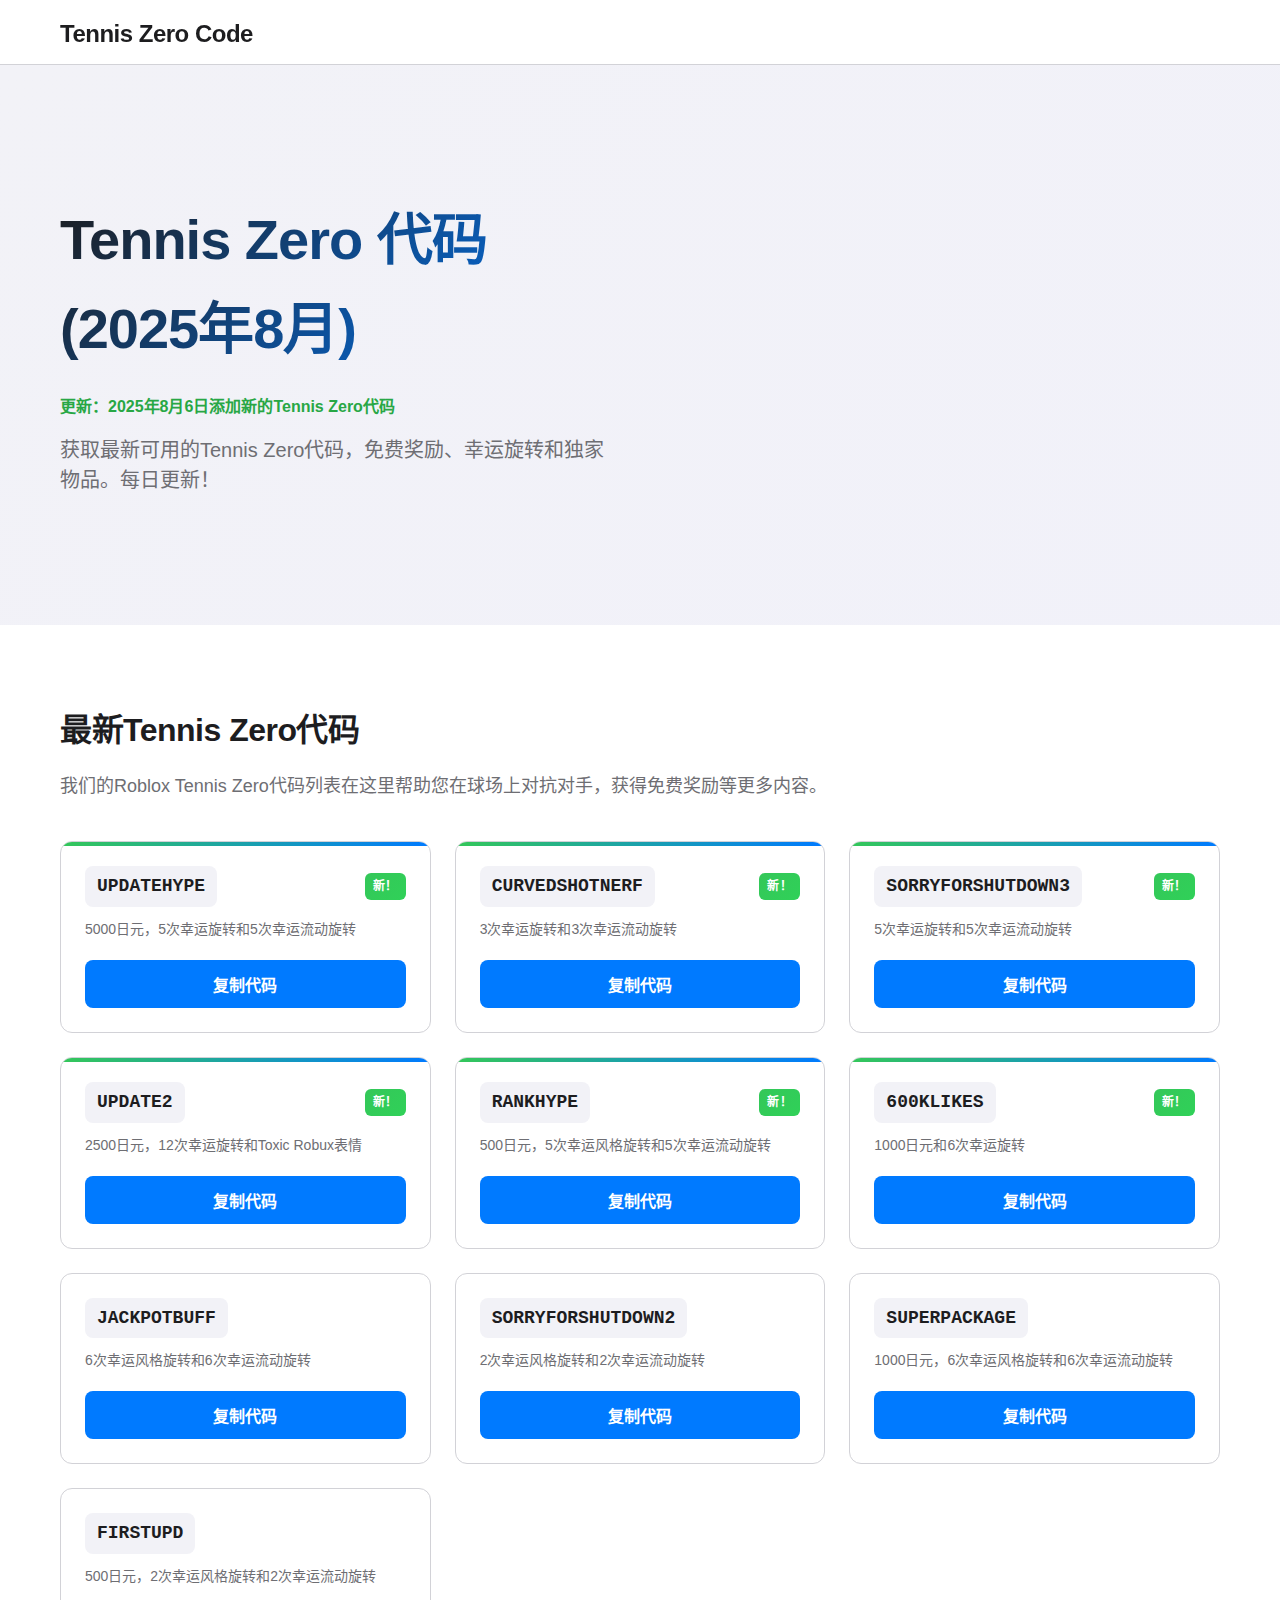
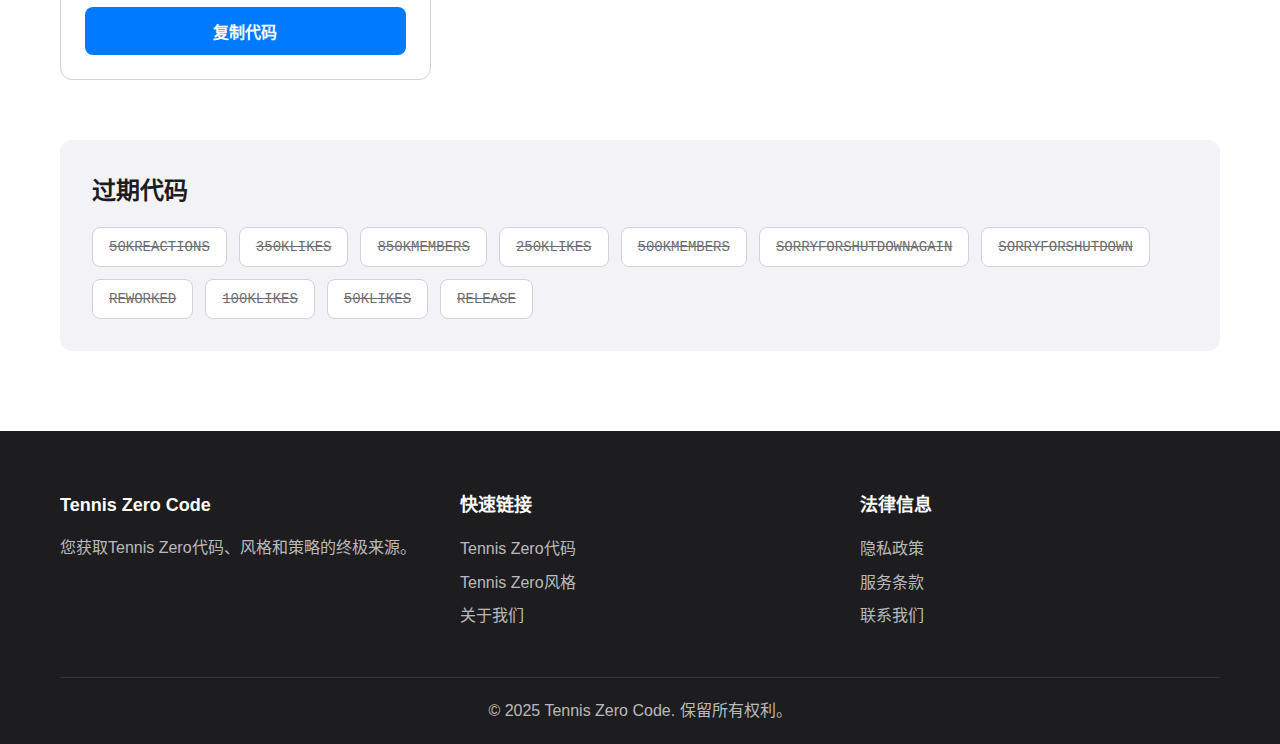
<file: index_backup.html>
<!DOCTYPE html>
<html lang="zh-CN">
<head>
    <meta charset="UTF-8">
    <meta name="viewport" content="width=device-width, initial-scale=1.0">
    <title>Tennis Zero 代码 (2025年8月) - 最新可用代码</title>
    <meta name="description" content="获取2025年8月最新的Tennis Zero代码！免费幸运旋转、日元和球拍包。每日更新可用的Roblox Tennis Zero代码。">
    
    <!-- Google Ads -->
    <script async src="https://pagead2.googlesyndication.com/pagead/js/adsbygoogle.js?client=ca-pub-3505102607552097"
     crossorigin="anonymous"></script>
    
    <link rel="stylesheet" href="styles.css">
</head>
<body>
    <!-- Header -->
    <header class="header">
        <nav class="nav-container">
            <div class="logo">
                <h1><a href="/">Tennis Zero Code</a></h1>
            </div>
        </nav>
    </header>

    <!-- Main Content -->
    <main class="main-content">
        <!-- Hero Section -->
        <section class="hero">
            <div class="container">
                <div class="hero-content">
                    <div class="hero-text">
                        <h1 class="hero-title">Tennis Zero 代码 (2025年8月)</h1>
                        <p class="update-notice" style="color: #28a745; font-weight: 600; margin-bottom: 16px;">更新：2025年8月6日添加新的Tennis Zero代码</p>
                        <p class="hero-description">获取最新可用的Tennis Zero代码，免费奖励、幸运旋转和独家物品。每日更新！</p>
                    </div>
                </div>
            </div>
        </section>

        <!-- Latest Codes Section -->
        <section class="codes-section">
            <div class="container">
                <h2 class="section-title">最新Tennis Zero代码</h2>
                <p class="section-description">我们的Roblox Tennis Zero代码列表在这里帮助您在球场上对抗对手，获得免费奖励等更多内容。</p>
                
                <div class="codes-grid">
                    <div class="code-card new">
                        <div class="code-header">
                            <span class="code-name">UPDATEHYPE</span>
                            <span class="new-badge">新！</span>
                        </div>
                        <div class="code-rewards">5000日元，5次幸运旋转和5次幸运流动旋转</div>
                        <button class="copy-btn" onclick="copyCode('UPDATEHYPE')">复制代码</button>
                    </div>

                    <div class="code-card new">
                        <div class="code-header">
                            <span class="code-name">CURVEDSHOTNERF</span>
                            <span class="new-badge">新！</span>
                        </div>
                        <div class="code-rewards">3次幸运旋转和3次幸运流动旋转</div>
                        <button class="copy-btn" onclick="copyCode('CURVEDSHOTNERF')">复制代码</button>
                    </div>

                    <div class="code-card new">
                        <div class="code-header">
                            <span class="code-name">SORRYFORSHUTDOWN3</span>
                            <span class="new-badge">新！</span>
                        </div>
                        <div class="code-rewards">5次幸运旋转和5次幸运流动旋转</div>
                        <button class="copy-btn" onclick="copyCode('SORRYFORSHUTDOWN3')">复制代码</button>
                    </div>

                    <div class="code-card new">
                        <div class="code-header">
                            <span class="code-name">UPDATE2</span>
                            <span class="new-badge">新！</span>
                        </div>
                        <div class="code-rewards">2500日元，12次幸运旋转和Toxic Robux表情</div>
                        <button class="copy-btn" onclick="copyCode('UPDATE2')">复制代码</button>
                    </div>

                    <div class="code-card new">
                        <div class="code-header">
                            <span class="code-name">RANKHYPE</span>
                            <span class="new-badge">新！</span>
                        </div>
                        <div class="code-rewards">500日元，5次幸运风格旋转和5次幸运流动旋转</div>
                        <button class="copy-btn" onclick="copyCode('RANKHYPE')">复制代码</button>
                    </div>

                    <div class="code-card new">
                        <div class="code-header">
                            <span class="code-name">600KLIKES</span>
                            <span class="new-badge">新！</span>
                        </div>
                        <div class="code-rewards">1000日元和6次幸运旋转</div>
                        <button class="copy-btn" onclick="copyCode('600KLIKES')">复制代码</button>
                    </div>

                    <div class="code-card">
                        <div class="code-header">
                            <span class="code-name">JACKPOTBUFF</span>
                        </div>
                        <div class="code-rewards">6次幸运风格旋转和6次幸运流动旋转</div>
                        <button class="copy-btn" onclick="copyCode('JACKPOTBUFF')">复制代码</button>
                    </div>

                    <div class="code-card">
                        <div class="code-header">
                            <span class="code-name">SORRYFORSHUTDOWN2</span>
                        </div>
                        <div class="code-rewards">2次幸运风格旋转和2次幸运流动旋转</div>
                        <button class="copy-btn" onclick="copyCode('SORRYFORSHUTDOWN2')">复制代码</button>
                    </div>

                    <div class="code-card">
                        <div class="code-header">
                            <span class="code-name">SUPERPACKAGE</span>
                        </div>
                        <div class="code-rewards">1000日元，6次幸运风格旋转和6次幸运流动旋转</div>
                        <button class="copy-btn" onclick="copyCode('SUPERPACKAGE')">复制代码</button>
                    </div>

                    <div class="code-card">
                        <div class="code-header">
                            <span class="code-name">FIRSTUPD</span>
                        </div>
                        <div class="code-rewards">500日元，2次幸运风格旋转和2次幸运流动旋转</div>
                        <button class="copy-btn" onclick="copyCode('FIRSTUPD')">复制代码</button>
                    </div>
                </div>

                <div class="expired-codes">
                    <h3>过期代码</h3>
                    <div class="expired-list">
                        <span class="expired-code">50KREACTIONS</span>
                        <span class="expired-code">350KLIKES</span>
                        <span class="expired-code">850KMEMBERS</span>
                        <span class="expired-code">250KLIKES</span>
                        <span class="expired-code">500KMEMBERS</span>
                        <span class="expired-code">SORRYFORSHUTDOWNAGAIN</span>
                        <span class="expired-code">SORRYFORSHUTDOWN</span>
                        <span class="expired-code">REWORKED</span>
                        <span class="expired-code">100KLIKES</span>
                        <span class="expired-code">50KLIKES</span>
                        <span class="expired-code">RELEASE</span>
                    </div>
                </div>
            </div>
        </section>
    </main>

    <!-- Footer -->
    <footer class="footer">
        <div class="container">
            <div class="footer-content">
                <div class="footer-section">
                    <h4>Tennis Zero Code</h4>
                    <p>您获取Tennis Zero代码、风格和策略的终极来源。</p>
                </div>
                <div class="footer-section">
                    <h4>快速链接</h4>
                    <ul>
                        <li><a href="/">Tennis Zero代码</a></li>
                        <li><a href="/styles.html">Tennis Zero风格</a></li>
                        <li><a href="/about.html">关于我们</a></li>
                    </ul>
                </div>
                <div class="footer-section">
                    <h4>法律信息</h4>
                    <ul>
                        <li><a href="/privacy-policy.html">隐私政策</a></li>
                        <li><a href="/terms-of-service.html">服务条款</a></li>
                        <li><a href="/contact.html">联系我们</a></li>
                    </ul>
                </div>
            </div>
            <div class="footer-bottom">
                <p>&copy; 2025 Tennis Zero Code. 保留所有权利。</p>
            </div>
        </div>
    </footer>

    <!-- Toast Notification -->
    <div id="toast" class="toast">代码已复制到剪贴板！</div>

    <script>
        // Copy code function
        function copyCode(code) {
            navigator.clipboard.writeText(code).then(() => {
                showToast();
            });
        }

        // Show toast notification
        function showToast() {
            const toast = document.getElementById('toast');
            toast.classList.add('show');
            setTimeout(() => {
                toast.classList.remove('show');
            }, 3000);
        }
    </script>
</body>
</html>
</file>
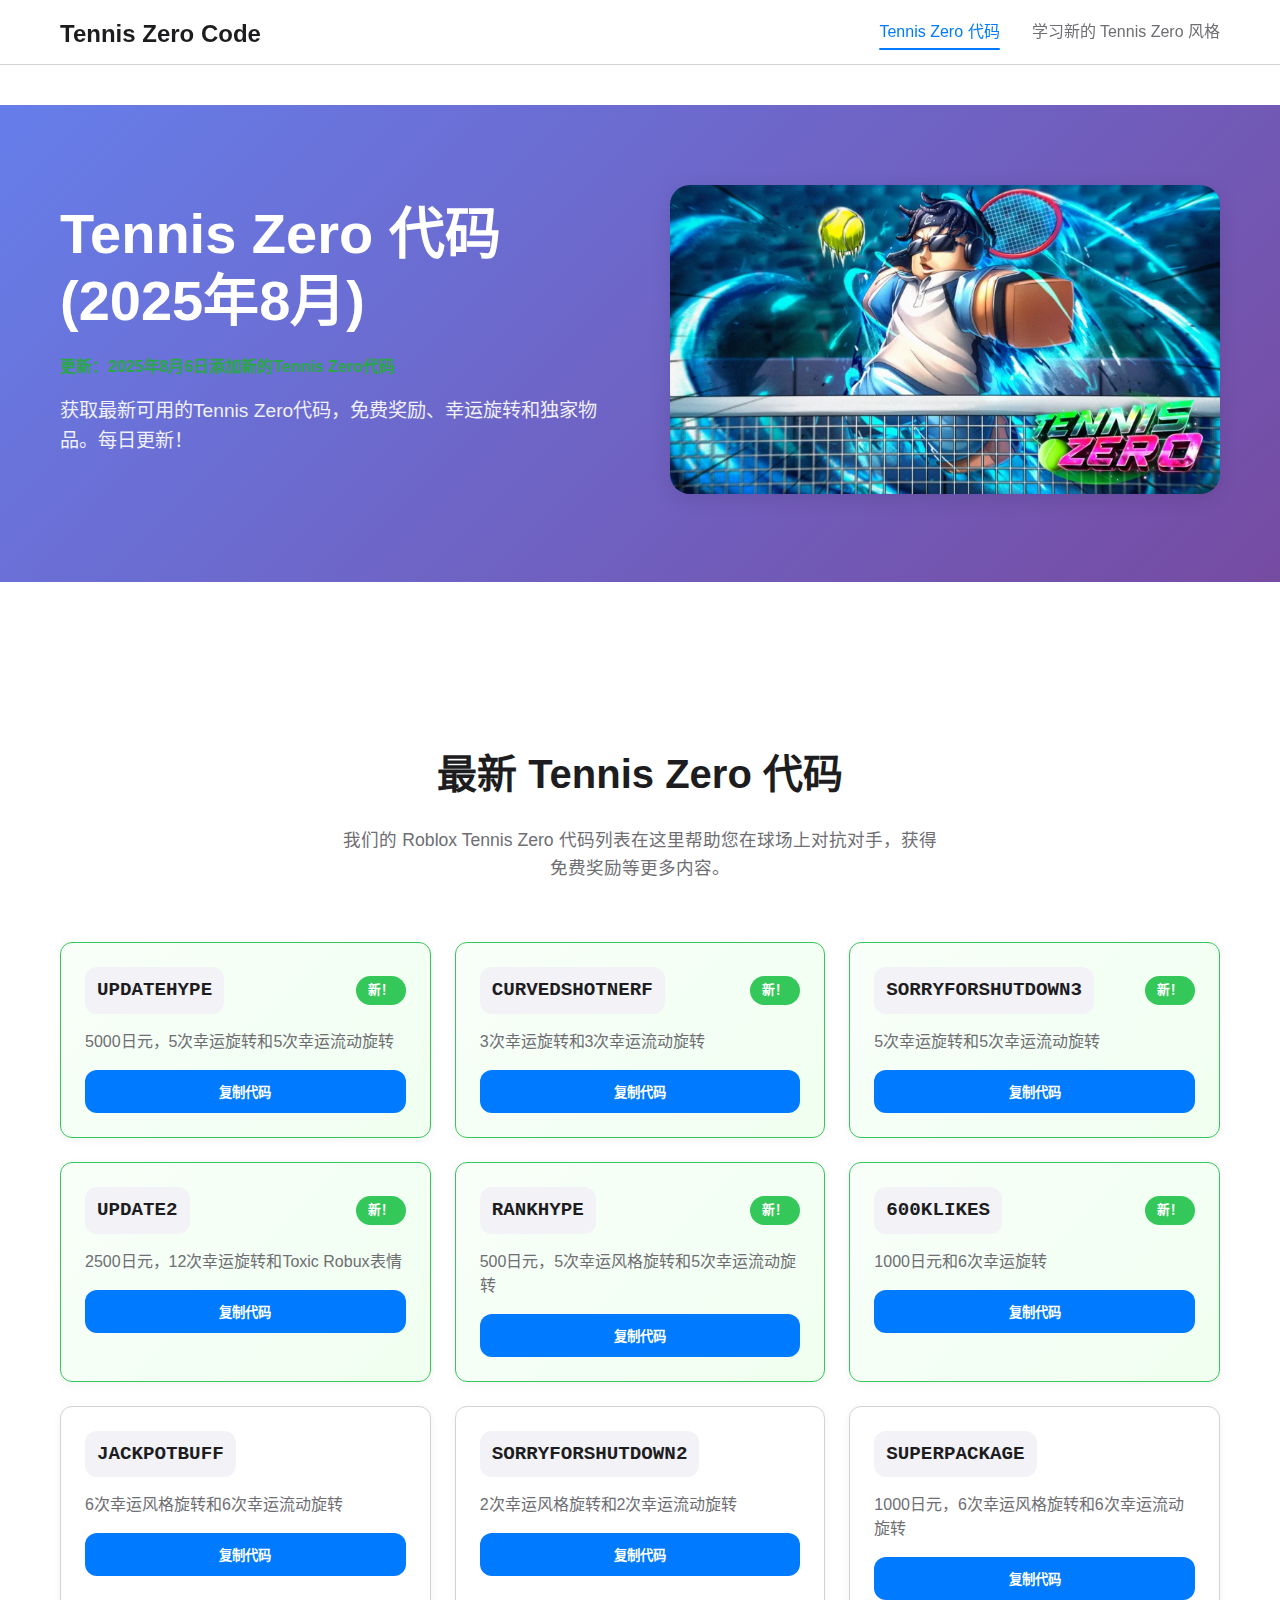
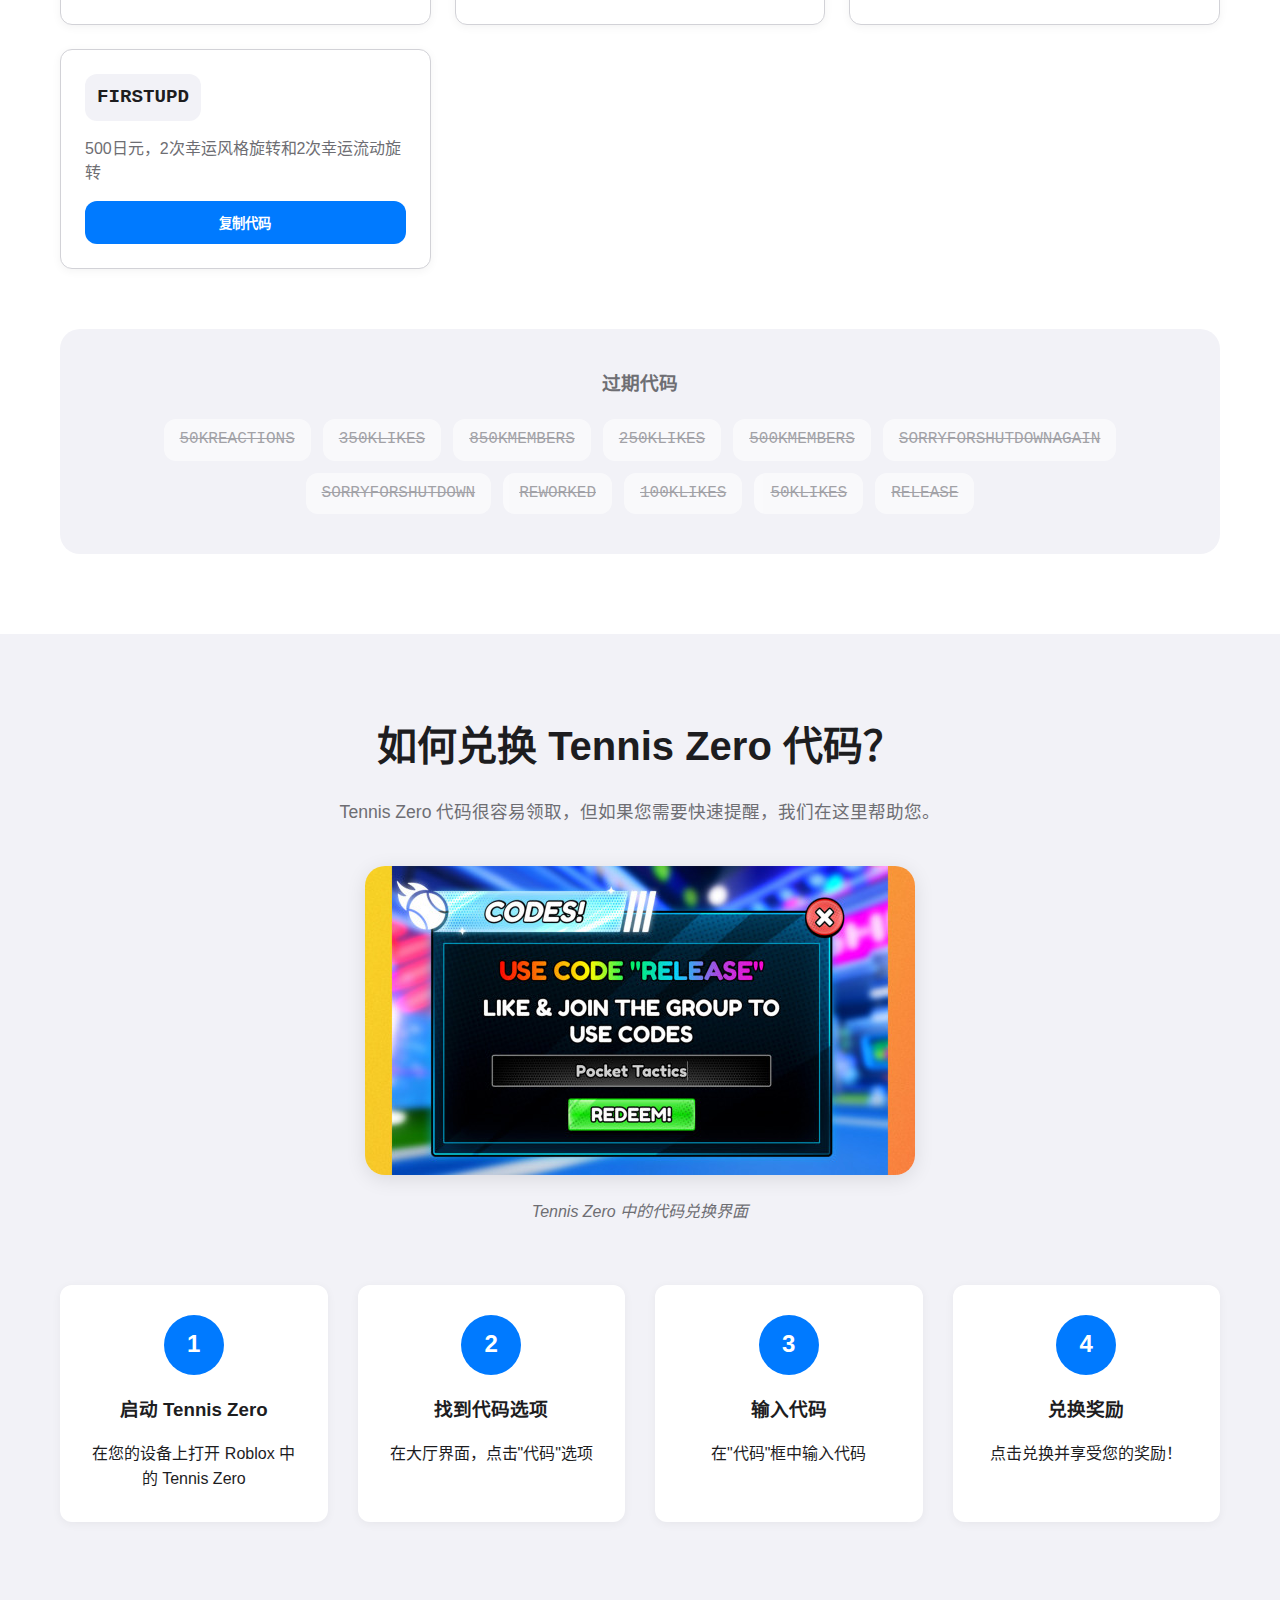
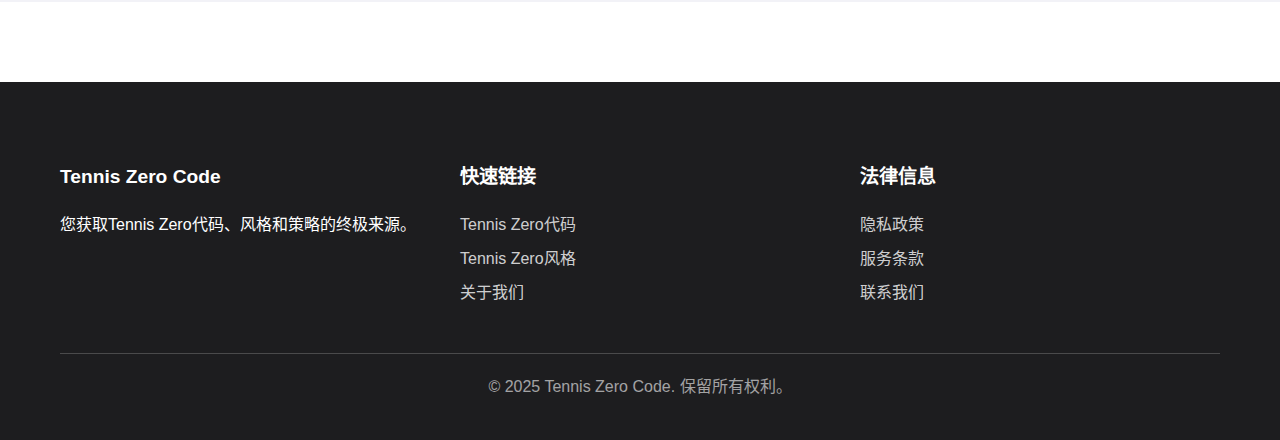
<file: index_final.html>
<!DOCTYPE html>
<html lang="zh-CN">
<head>
    <meta charset="UTF-8">
    <meta name="viewport" content="width=device-width, initial-scale=1.0">
    <title>Tennis Zero 代码 (2025年8月) - 最新可用代码和奖励</title>
    <meta name="description" content="获取2025年8月最新的Tennis Zero代码！免费幸运旋转、日元和球拍包。每日更新可用的Roblox Tennis Zero代码。">
    
    <!-- Google Ads -->
    <script async src="https://pagead2.googlesyndication.com/pagead/js/adsbygoogle.js?client=ca-pub-3505102607552097" crossorigin="anonymous"></script>
    
    <style>
        * { margin: 0; padding: 0; box-sizing: border-box; }
        
        :root {
            --primary-color: #007AFF;
            --secondary-color: #5856D6;
            --success-color: #34C759;
            --warning-color: #FF9500;
            --error-color: #FF3B30;
            --background-color: #FFFFFF;
            --surface-color: #F2F2F7;
            --text-primary: #1D1D1F;
            --text-secondary: #6E6E73;
            --border-color: #D2D2D7;
            --shadow-light: 0 2px 10px rgba(0, 0, 0, 0.05);
            --shadow-medium: 0 4px 20px rgba(0, 0, 0, 0.1);
            --border-radius: 12px;
            --border-radius-large: 20px;
            --transition: all 0.3s cubic-bezier(0.25, 0.46, 0.45, 0.94);
        }

        body {
            font-family: -apple-system, BlinkMacSystemFont, 'Segoe UI', 'Roboto', 'Helvetica', 'Arial', sans-serif;
            line-height: 1.6;
            color: var(--text-primary);
            background-color: var(--background-color);
            font-size: 16px;
        }

        .container {
            max-width: 1200px;
            margin: 0 auto;
            padding: 0 20px;
        }

        /* Header */
        .header {
            background-color: rgba(255, 255, 255, 0.95);
            backdrop-filter: blur(20px);
            border-bottom: 1px solid var(--border-color);
            position: sticky;
            top: 0;
            z-index: 1000;
        }

        .nav-container {
            max-width: 1200px;
            margin: 0 auto;
            padding: 0 20px;
            display: flex;
            justify-content: space-between;
            align-items: center;
            height: 64px;
        }

        .logo h1 a {
            text-decoration: none;
            color: var(--text-primary);
            font-size: 24px;
            font-weight: 600;
        }

        .nav-list {
            display: flex;
            list-style: none;
            gap: 32px;
        }

        .nav-link {
            text-decoration: none;
            color: var(--text-secondary);
            font-weight: 500;
            font-size: 16px;
            transition: var(--transition);
            padding: 8px 0;
            position: relative;
        }

        .nav-link:hover, .nav-link.active {
            color: var(--primary-color);
        }

        .nav-link.active::after {
            content: '';
            position: absolute;
            bottom: -2px;
            left: 0;
            width: 100%;
            height: 2px;
            background-color: var(--primary-color);
            border-radius: 1px;
        }

        /* Main Content */
        .main-content {
            padding-top: 40px;
        }

        /* Hero Section */
        .hero {
            padding: 80px 0;
            background: linear-gradient(135deg, #667eea 0%, #764ba2 100%);
            color: white;
            margin-bottom: 80px;
        }

        .hero-content {
            display: grid;
            grid-template-columns: 1fr 1fr;
            gap: 60px;
            align-items: center;
        }

        .hero-title {
            font-size: 3.5rem;
            font-weight: 700;
            margin-bottom: 20px;
            line-height: 1.2;
        }

        .hero-description {
            font-size: 1.2rem;
            opacity: 0.9;
            margin-bottom: 30px;
        }

        .hero-image img {
            width: 100%;
            border-radius: var(--border-radius-large);
            box-shadow: var(--shadow-medium);
        }

        /* Codes Section */
        .codes-section {
            padding: 80px 0;
        }

        .section-title {
            font-size: 2.5rem;
            font-weight: 700;
            text-align: center;
            margin-bottom: 20px;
            color: var(--text-primary);
        }

        .section-description {
            text-align: center;
            font-size: 1.1rem;
            color: var(--text-secondary);
            margin-bottom: 60px;
            max-width: 600px;
            margin-left: auto;
            margin-right: auto;
        }

        .codes-grid {
            display: grid;
            grid-template-columns: repeat(auto-fit, minmax(320px, 1fr));
            gap: 24px;
            margin-bottom: 60px;
        }

        .code-card {
            background: white;
            border-radius: var(--border-radius);
            padding: 24px;
            box-shadow: var(--shadow-light);
            transition: var(--transition);
            border: 1px solid var(--border-color);
        }

        .code-card:hover {
            transform: translateY(-4px);
            box-shadow: var(--shadow-medium);
        }

        .code-card.new {
            border-color: var(--success-color);
            background: linear-gradient(135deg, #f8fff9 0%, #f0fff0 100%);
        }

        .code-header {
            display: flex;
            justify-content: space-between;
            align-items: center;
            margin-bottom: 16px;
        }

        .code-name {
            font-size: 1.2rem;
            font-weight: 700;
            color: var(--text-primary);
            font-family: 'Monaco', 'Courier New', monospace;
            background: var(--surface-color);
            padding: 8px 12px;
            border-radius: var(--border-radius);
        }

        .new-badge {
            background: var(--success-color);
            color: white;
            padding: 4px 12px;
            border-radius: 20px;
            font-size: 0.8rem;
            font-weight: 600;
        }

        .code-rewards {
            color: var(--text-secondary);
            margin-bottom: 16px;
            line-height: 1.5;
        }

        .copy-btn {
            background: var(--primary-color);
            color: white;
            border: none;
            padding: 12px 24px;
            border-radius: var(--border-radius);
            font-weight: 600;
            cursor: pointer;
            transition: var(--transition);
            width: 100%;
        }

        .copy-btn:hover {
            background: var(--secondary-color);
            transform: translateY(-2px);
        }

        /* Expired Codes */
        .expired-codes {
            background: var(--surface-color);
            padding: 40px;
            border-radius: var(--border-radius-large);
            margin-top: 60px;
        }

        .expired-codes h3 {
            text-align: center;
            margin-bottom: 20px;
            color: var(--text-secondary);
        }

        .expired-list {
            display: flex;
            flex-wrap: wrap;
            gap: 12px;
            justify-content: center;
        }

        .expired-code {
            background: white;
            padding: 8px 16px;
            border-radius: var(--border-radius);
            color: var(--text-secondary);
            font-family: 'Monaco', 'Courier New', monospace;
            opacity: 0.6;
            text-decoration: line-through;
        }

        /* Steps Section */
        .how-to-section {
            padding: 80px 0;
            background: var(--surface-color);
        }

        .redeem-visual {
            text-align: center;
            margin: 40px 0;
        }

        .redeem-visual img {
            max-width: 100%;
            border-radius: var(--border-radius-large);
            box-shadow: var(--shadow-medium);
        }

        .image-caption {
            margin-top: 16px;
            color: var(--text-secondary);
            font-style: italic;
        }

        .steps-grid {
            display: grid;
            grid-template-columns: repeat(auto-fit, minmax(250px, 1fr));
            gap: 30px;
            margin-top: 60px;
        }

        .step-card {
            background: white;
            padding: 30px;
            border-radius: var(--border-radius);
            text-align: center;
            box-shadow: var(--shadow-light);
        }

        .step-number {
            width: 60px;
            height: 60px;
            background: var(--primary-color);
            color: white;
            border-radius: 50%;
            display: flex;
            align-items: center;
            justify-content: center;
            font-size: 1.5rem;
            font-weight: 700;
            margin: 0 auto 20px;
        }

        .step-card h3 {
            margin-bottom: 16px;
            color: var(--text-primary);
        }

        /* Footer */
        .footer {
            background: var(--text-primary);
            color: white;
            padding: 80px 0 40px;
            margin-top: 80px;
        }

        .footer-content {
            display: grid;
            grid-template-columns: repeat(auto-fit, minmax(250px, 1fr));
            gap: 40px;
            margin-bottom: 40px;
        }

        .footer-section h4 {
            margin-bottom: 20px;
            font-size: 1.2rem;
        }

        .footer-section ul {
            list-style: none;
        }

        .footer-section ul li {
            margin-bottom: 8px;
        }

        .footer-section ul li a {
            color: rgba(255, 255, 255, 0.8);
            text-decoration: none;
            transition: var(--transition);
        }

        .footer-section ul li a:hover {
            color: white;
        }

        .footer-bottom {
            border-top: 1px solid rgba(255, 255, 255, 0.2);
            padding-top: 20px;
            text-align: center;
            color: rgba(255, 255, 255, 0.6);
        }

        /* Toast */
        .toast {
            position: fixed;
            bottom: 20px;
            right: 20px;
            background: var(--success-color);
            color: white;
            padding: 16px 24px;
            border-radius: var(--border-radius);
            font-weight: 600;
            opacity: 0;
            transform: translateY(50px);
            transition: var(--transition);
            z-index: 10000;
            box-shadow: var(--shadow-medium);
        }

        .toast.show {
            opacity: 1;
            transform: translateY(0);
        }

        /* Mobile Responsive */
        @media (max-width: 768px) {
            .hero-content {
                grid-template-columns: 1fr;
                gap: 40px;
            }
            
            .hero-title {
                font-size: 2.5rem;
            }
            
            .codes-grid {
                grid-template-columns: 1fr;
            }
            
            .nav-list {
                display: none;
            }
        }
    </style>
</head>
<body>
    <!-- Header -->
    <header class="header">
        <nav class="nav-container">
            <div class="logo">
                <h1><a href="/">Tennis Zero Code</a></h1>
            </div>
            <div class="nav-menu">
                <ul class="nav-list">
                    <li><a href="/" class="nav-link active">Tennis Zero 代码</a></li>
                    <li><a href="/styles.html" class="nav-link">学习新的 Tennis Zero 风格</a></li>
                </ul>
            </div>
        </nav>
    </header>

    <!-- Main Content -->
    <main class="main-content">
        <!-- Hero Section -->
        <section class="hero">
            <div class="container">
                <div class="hero-content">
                    <div class="hero-text">
                        <h1 class="hero-title">Tennis Zero 代码 (2025年8月)</h1>
                        <p style="color: #28a745; font-weight: 600; margin-bottom: 16px;">更新：2025年8月6日添加新的Tennis Zero代码</p>
                        <p class="hero-description">获取最新可用的Tennis Zero代码，免费奖励、幸运旋转和独家物品。每日更新！</p>
                    </div>
                    <div class="hero-image">
                        <img src="images/screenshots/tennis-zero-lobby.jpg" alt="Tennis Zero game lobby screenshot" loading="lazy">
                    </div>
                </div>
            </div>
        </section>

        <!-- Latest Codes Section -->
        <section class="codes-section">
            <div class="container">
                <h2 class="section-title">最新 Tennis Zero 代码</h2>
                <p class="section-description">我们的 Roblox Tennis Zero 代码列表在这里帮助您在球场上对抗对手，获得免费奖励等更多内容。</p>
                
                <div class="codes-grid">
                    <div class="code-card new">
                        <div class="code-header">
                            <span class="code-name">UPDATEHYPE</span>
                            <span class="new-badge">新！</span>
                        </div>
                        <div class="code-rewards">5000日元，5次幸运旋转和5次幸运流动旋转</div>
                        <button class="copy-btn" onclick="copyCode('UPDATEHYPE')">复制代码</button>
                    </div>

                    <div class="code-card new">
                        <div class="code-header">
                            <span class="code-name">CURVEDSHOTNERF</span>
                            <span class="new-badge">新！</span>
                        </div>
                        <div class="code-rewards">3次幸运旋转和3次幸运流动旋转</div>
                        <button class="copy-btn" onclick="copyCode('CURVEDSHOTNERF')">复制代码</button>
                    </div>

                    <div class="code-card new">
                        <div class="code-header">
                            <span class="code-name">SORRYFORSHUTDOWN3</span>
                            <span class="new-badge">新！</span>
                        </div>
                        <div class="code-rewards">5次幸运旋转和5次幸运流动旋转</div>
                        <button class="copy-btn" onclick="copyCode('SORRYFORSHUTDOWN3')">复制代码</button>
                    </div>

                    <div class="code-card new">
                        <div class="code-header">
                            <span class="code-name">UPDATE2</span>
                            <span class="new-badge">新！</span>
                        </div>
                        <div class="code-rewards">2500日元，12次幸运旋转和Toxic Robux表情</div>
                        <button class="copy-btn" onclick="copyCode('UPDATE2')">复制代码</button>
                    </div>

                    <div class="code-card new">
                        <div class="code-header">
                            <span class="code-name">RANKHYPE</span>
                            <span class="new-badge">新！</span>
                        </div>
                        <div class="code-rewards">500日元，5次幸运风格旋转和5次幸运流动旋转</div>
                        <button class="copy-btn" onclick="copyCode('RANKHYPE')">复制代码</button>
                    </div>

                    <div class="code-card new">
                        <div class="code-header">
                            <span class="code-name">600KLIKES</span>
                            <span class="new-badge">新！</span>
                        </div>
                        <div class="code-rewards">1000日元和6次幸运旋转</div>
                        <button class="copy-btn" onclick="copyCode('600KLIKES')">复制代码</button>
                    </div>

                    <div class="code-card">
                        <div class="code-header">
                            <span class="code-name">JACKPOTBUFF</span>
                        </div>
                        <div class="code-rewards">6次幸运风格旋转和6次幸运流动旋转</div>
                        <button class="copy-btn" onclick="copyCode('JACKPOTBUFF')">复制代码</button>
                    </div>

                    <div class="code-card">
                        <div class="code-header">
                            <span class="code-name">SORRYFORSHUTDOWN2</span>
                        </div>
                        <div class="code-rewards">2次幸运风格旋转和2次幸运流动旋转</div>
                        <button class="copy-btn" onclick="copyCode('SORRYFORSHUTDOWN2')">复制代码</button>
                    </div>

                    <div class="code-card">
                        <div class="code-header">
                            <span class="code-name">SUPERPACKAGE</span>
                        </div>
                        <div class="code-rewards">1000日元，6次幸运风格旋转和6次幸运流动旋转</div>
                        <button class="copy-btn" onclick="copyCode('SUPERPACKAGE')">复制代码</button>
                    </div>

                    <div class="code-card">
                        <div class="code-header">
                            <span class="code-name">FIRSTUPD</span>
                        </div>
                        <div class="code-rewards">500日元，2次幸运风格旋转和2次幸运流动旋转</div>
                        <button class="copy-btn" onclick="copyCode('FIRSTUPD')">复制代码</button>
                    </div>
                </div>

                <div class="expired-codes">
                    <h3>过期代码</h3>
                    <div class="expired-list">
                        <span class="expired-code">50KREACTIONS</span>
                        <span class="expired-code">350KLIKES</span>
                        <span class="expired-code">850KMEMBERS</span>
                        <span class="expired-code">250KLIKES</span>
                        <span class="expired-code">500KMEMBERS</span>
                        <span class="expired-code">SORRYFORSHUTDOWNAGAIN</span>
                        <span class="expired-code">SORRYFORSHUTDOWN</span>
                        <span class="expired-code">REWORKED</span>
                        <span class="expired-code">100KLIKES</span>
                        <span class="expired-code">50KLIKES</span>
                        <span class="expired-code">RELEASE</span>
                    </div>
                </div>
            </div>
        </section>

        <!-- How to Redeem Section -->
        <section class="how-to-section">
            <div class="container">
                <h2 class="section-title">如何兑换 Tennis Zero 代码？</h2>
                <p style="text-align: center; font-size: 1.1rem; color: var(--text-secondary); margin-bottom: 40px;">Tennis Zero 代码很容易领取，但如果您需要快速提醒，我们在这里帮助您。</p>
                
                <div class="redeem-visual">
                    <img src="images/screenshots/code-redemption-screen.jpg" alt="Tennis Zero code redemption screen" loading="lazy">
                    <p class="image-caption">Tennis Zero 中的代码兑换界面</p>
                </div>
                
                <div class="steps-grid">
                    <div class="step-card">
                        <div class="step-number">1</div>
                        <h3>启动 Tennis Zero</h3>
                        <p>在您的设备上打开 Roblox 中的 Tennis Zero</p>
                    </div>
                    <div class="step-card">
                        <div class="step-number">2</div>
                        <h3>找到代码选项</h3>
                        <p>在大厅界面，点击"代码"选项</p>
                    </div>
                    <div class="step-card">
                        <div class="step-number">3</div>
                        <h3>输入代码</h3>
                        <p>在"代码"框中输入代码</p>
                    </div>
                    <div class="step-card">
                        <div class="step-number">4</div>
                        <h3>兑换奖励</h3>
                        <p>点击兑换并享受您的奖励！</p>
                    </div>
                </div>
            </div>
        </section>
    </main>

    <!-- Footer -->
    <footer class="footer">
        <div class="container">
            <div class="footer-content">
                <div class="footer-section">
                    <h4>Tennis Zero Code</h4>
                    <p>您获取Tennis Zero代码、风格和策略的终极来源。</p>
                </div>
                <div class="footer-section">
                    <h4>快速链接</h4>
                    <ul>
                        <li><a href="/">Tennis Zero代码</a></li>
                        <li><a href="/styles.html">Tennis Zero风格</a></li>
                        <li><a href="/about.html">关于我们</a></li>
                    </ul>
                </div>
                <div class="footer-section">
                    <h4>法律信息</h4>
                    <ul>
                        <li><a href="/privacy-policy.html">隐私政策</a></li>
                        <li><a href="/terms-of-service.html">服务条款</a></li>
                        <li><a href="/contact.html">联系我们</a></li>
                    </ul>
                </div>
            </div>
            <div class="footer-bottom">
                <p>&copy; 2025 Tennis Zero Code. 保留所有权利。</p>
            </div>
        </div>
    </footer>

    <!-- Toast Notification -->
    <div id="toast" class="toast">代码已复制到剪贴板！</div>

    <script>
        function copyCode(code) {
            if (navigator.clipboard && window.isSecureContext) {
                navigator.clipboard.writeText(code).then(() => {
                    showToast();
                }).catch(() => {
                    fallbackCopyTextToClipboard(code);
                });
            } else {
                fallbackCopyTextToClipboard(code);
            }
        }

        function fallbackCopyTextToClipboard(text) {
            const textArea = document.createElement("textarea");
            textArea.value = text;
            textArea.style.position = "fixed";
            textArea.style.top = "-9999px";
            textArea.style.left = "-9999px";
            document.body.appendChild(textArea);
            textArea.focus();
            textArea.select();
            
            try {
                const successful = document.execCommand('copy');
                if (successful) {
                    showToast();
                } else {
                    alert('代码: ' + text + '\\n请手动复制此代码');
                }
            } catch (err) {
                alert('代码: ' + text + '\\n请手动复制此代码');
            }
            
            document.body.removeChild(textArea);
        }

        function showToast() {
            const toast = document.getElementById('toast');
            if (toast) {
                toast.classList.add('show');
                setTimeout(() => {
                    toast.classList.remove('show');
                }, 3000);
            }
        }

        // Image loading handlers
        document.addEventListener('DOMContentLoaded', function() {
            const images = document.querySelectorAll('img');
            images.forEach(img => {
                img.addEventListener('error', function() {
                    this.style.display = 'none';
                    const placeholder = document.createElement('div');
                    placeholder.style.cssText = `
                        width: 100%;
                        height: 300px;
                        background: linear-gradient(135deg, #667eea 0%, #764ba2 100%);
                        border-radius: 20px;
                        display: flex;
                        align-items: center;
                        justify-content: center;
                        color: white;
                        font-size: 1.5rem;
                        font-weight: 600;
                        text-align: center;
                    `;
                    placeholder.innerHTML = '🎾<br/>Tennis Zero<br/>游戏截图';
                    this.parentNode.appendChild(placeholder);
                });
            });
        });
    </script>
</body>
</html>
</file>
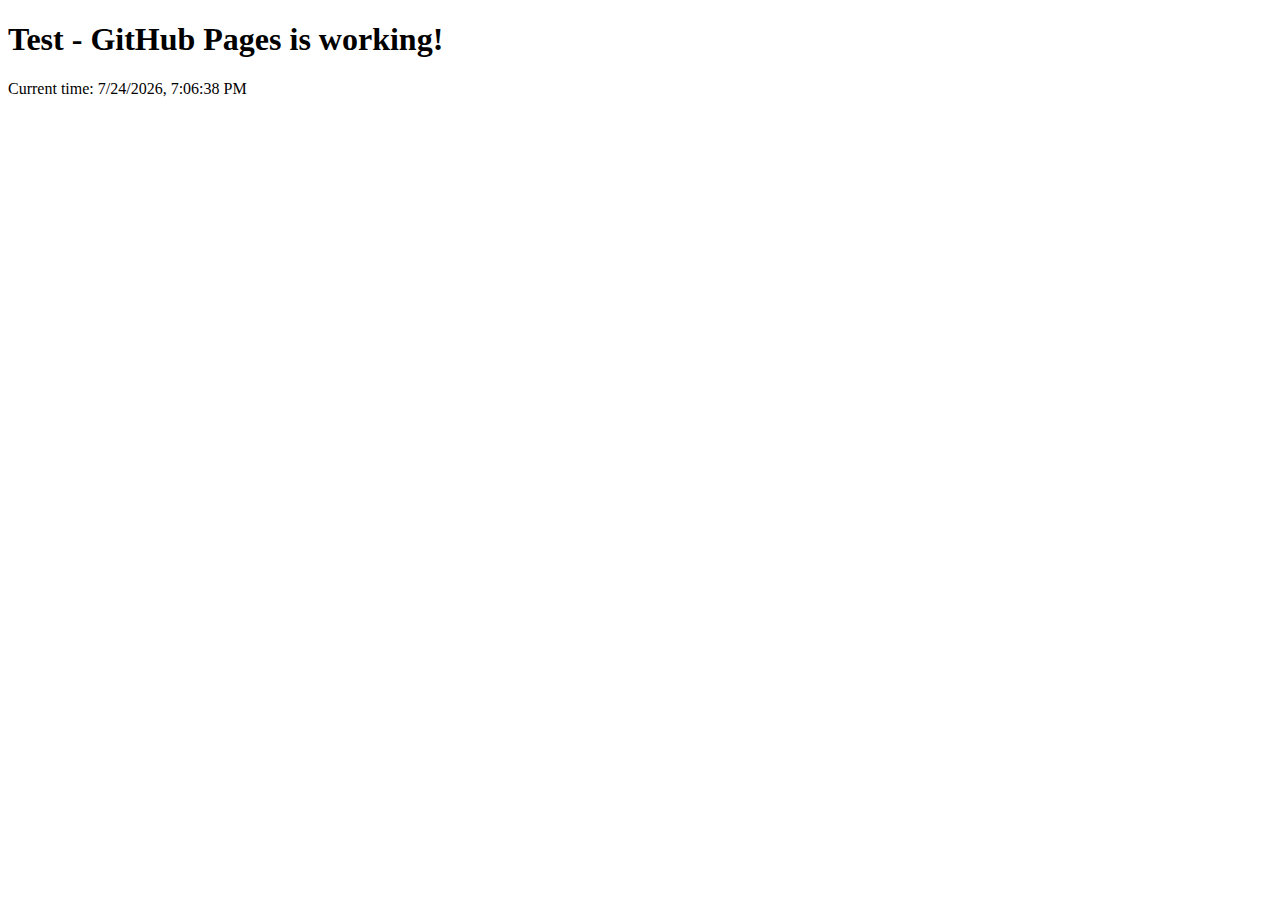
<file: test.html>
<!DOCTYPE html>
<html>
<head>
    <title>Test Page</title>
</head>
<body>
    <h1>Test - GitHub Pages is working!</h1>
    <p>Current time: <span id="time"></span></p>
    <script>
        document.getElementById('time').textContent = new Date().toLocaleString();
    </script>
</body>
</html>
</file>
<file: styles.css>
/* Reset and Base Styles */
* {
    margin: 0;
    padding: 0;
    box-sizing: border-box;
}

:root {
    /* Apple-style Color Palette */
    --primary-color: #007AFF;
    --secondary-color: #5856D6;
    --success-color: #34C759;
    --warning-color: #FF9500;
    --error-color: #FF3B30;
    --background-color: #FFFFFF;
    --surface-color: #F2F2F7;
    --text-primary: #1D1D1F;
    --text-secondary: #6E6E73;
    --border-color: #D2D2D7;
    --shadow-light: 0 2px 10px rgba(0, 0, 0, 0.05);
    --shadow-medium: 0 4px 20px rgba(0, 0, 0, 0.1);
    --border-radius: 12px;
    --border-radius-large: 20px;
    --transition: all 0.3s cubic-bezier(0.25, 0.46, 0.45, 0.94);
}

body {
    font-family: -apple-system, BlinkMacSystemFont, 'Segoe UI', 'Roboto', 'Helvetica', 'Arial', sans-serif;
    line-height: 1.6;
    color: var(--text-primary);
    background-color: var(--background-color);
    font-size: 16px;
}

.container {
    max-width: 1200px;
    margin: 0 auto;
    padding: 0 20px;
}

/* Header Styles */
.header {
    background-color: rgba(255, 255, 255, 0.95);
    backdrop-filter: blur(20px);
    border-bottom: 1px solid var(--border-color);
    position: sticky;
    top: 0;
    z-index: 1000;
}

.nav-container {
    max-width: 1200px;
    margin: 0 auto;
    padding: 0 20px;
    display: flex;
    justify-content: space-between;
    align-items: center;
    height: 64px;
}

.logo h1 a {
    text-decoration: none;
    color: var(--text-primary);
    font-size: 24px;
    font-weight: 600;
    letter-spacing: -0.5px;
}

.nav-list {
    display: flex;
    list-style: none;
    gap: 32px;
}

.nav-link {
    text-decoration: none;
    color: var(--text-secondary);
    font-weight: 500;
    font-size: 16px;
    transition: var(--transition);
    padding: 8px 0;
    position: relative;
}

.nav-link:hover,
.nav-link.active {
    color: var(--primary-color);
}

.nav-link.active::after {
    content: '';
    position: absolute;
    bottom: -2px;
    left: 0;
    width: 100%;
    height: 2px;
    background-color: var(--primary-color);
    border-radius: 1px;
}

.hamburger {
    display: none;
    flex-direction: column;
    cursor: pointer;
    gap: 4px;
}

.bar {
    width: 24px;
    height: 2px;
    background-color: var(--text-primary);
    border-radius: 2px;
    transition: var(--transition);
}

/* Hero Section */
.hero {
    background: linear-gradient(135deg, var(--surface-color) 0%, rgba(120, 119, 198, 0.1) 100%);
    padding: 80px 0;
}

.hero-content {
    display: grid;
    grid-template-columns: 1fr 1fr;
    gap: 60px;
    align-items: center;
    min-height: 400px;
}

.hero-text {
    text-align: left;
}

.hero-image {
    text-align: center;
}

.hero-img {
    width: 100%;
    max-width: 500px;
    height: auto;
    border-radius: var(--border-radius-large);
    box-shadow: var(--shadow-medium);
    transition: var(--transition);
    background: var(--surface-color);
    min-height: 280px;
}

.hero-img:hover {
    transform: scale(1.02);
    box-shadow: 0 8px 30px rgba(0, 0, 0, 0.15);
}

/* Placeholder for missing images */
.hero-image::after {
    content: "🎾 游戏截图即将添加";
    display: block;
    text-align: center;
    padding: 120px 20px;
    background: var(--surface-color);
    border-radius: var(--border-radius-large);
    color: var(--text-secondary);
    font-size: 18px;
    border: 2px dashed var(--border-color);
    position: absolute;
    top: 0;
    left: 0;
    right: 0;
    bottom: 0;
}

.hero-image {
    position: relative;
}

/* Hide placeholder when image loads successfully */
.hero-image:has(.hero-img[src]:not([src=""])) ::after {
    display: none;
}

/* Fallback for browsers that don't support :has() */
.hero-image.image-loaded::after {
    display: none;
}

.hero-title {
    font-size: clamp(32px, 5vw, 56px);
    font-weight: 700;
    letter-spacing: -1px;
    margin-bottom: 20px;
    background: linear-gradient(135deg, var(--text-primary) 0%, var(--primary-color) 100%);
    -webkit-background-clip: text;
    -webkit-text-fill-color: transparent;
    background-clip: text;
}

.hero-description {
    font-size: 20px;
    color: var(--text-secondary);
    max-width: 600px;
    margin: 0 auto;
    line-height: 1.5;
}

/* Section Styles */
.section-title {
    font-size: 32px;
    font-weight: 700;
    margin-bottom: 16px;
    letter-spacing: -0.5px;
    color: var(--text-primary);
}

.section-description {
    font-size: 18px;
    color: var(--text-secondary);
    margin-bottom: 40px;
    line-height: 1.6;
}

/* Codes Section */
.codes-section {
    padding: 80px 0;
}

.codes-grid {
    display: grid;
    grid-template-columns: repeat(auto-fit, minmax(320px, 1fr));
    gap: 24px;
    margin-bottom: 60px;
}

.code-card {
    background: var(--background-color);
    border: 1px solid var(--border-color);
    border-radius: var(--border-radius);
    padding: 24px;
    transition: var(--transition);
    position: relative;
    overflow: hidden;
}

.code-card:hover {
    transform: translateY(-2px);
    box-shadow: var(--shadow-medium);
    border-color: var(--primary-color);
}

.code-card.new::before {
    content: '';
    position: absolute;
    top: 0;
    left: 0;
    width: 100%;
    height: 4px;
    background: linear-gradient(90deg, var(--success-color), var(--primary-color));
}

.code-header {
    display: flex;
    justify-content: space-between;
    align-items: center;
    margin-bottom: 12px;
}

.code-name {
    font-family: 'Monaco', 'Menlo', 'Consolas', monospace;
    font-size: 18px;
    font-weight: 600;
    color: var(--text-primary);
    background: var(--surface-color);
    padding: 6px 12px;
    border-radius: 8px;
}

.new-badge {
    background: linear-gradient(135deg, var(--success-color), #30D158);
    color: white;
    font-size: 12px;
    font-weight: 600;
    padding: 4px 8px;
    border-radius: 6px;
    text-transform: uppercase;
    letter-spacing: 0.5px;
}

.code-rewards {
    color: var(--text-secondary);
    margin-bottom: 20px;
    font-size: 14px;
    line-height: 1.5;
}

.copy-btn {
    background: var(--primary-color);
    color: white;
    border: none;
    padding: 12px 24px;
    border-radius: 8px;
    font-weight: 600;
    cursor: pointer;
    transition: var(--transition);
    width: 100%;
    font-size: 16px;
}

.copy-btn:hover {
    background: #0056CC;
    transform: translateY(-1px);
}

.copy-btn:active {
    transform: translateY(0);
}

/* Expired Codes */
.expired-codes {
    margin-top: 60px;
    padding: 32px;
    background: var(--surface-color);
    border-radius: var(--border-radius);
}

.expired-codes h3 {
    font-size: 24px;
    margin-bottom: 16px;
    color: var(--text-primary);
}

.expired-list {
    display: flex;
    flex-wrap: wrap;
    gap: 12px;
}

.expired-code {
    background: var(--background-color);
    color: var(--text-secondary);
    padding: 8px 16px;
    border-radius: 8px;
    font-family: 'Monaco', 'Menlo', 'Consolas', monospace;
    font-size: 14px;
    text-decoration: line-through;
    border: 1px solid var(--border-color);
}

/* How-to Section */
.how-to-section {
    padding: 80px 0;
    background: var(--surface-color);
}

.redeem-visual {
    text-align: center;
    margin: 40px 0;
}

.redeem-img {
    width: 100%;
    max-width: 600px;
    height: auto;
    border-radius: var(--border-radius);
    box-shadow: var(--shadow-medium);
    border: 1px solid var(--border-color);
}

.image-caption {
    margin-top: 12px;
    color: var(--text-secondary);
    font-size: 14px;
    font-style: italic;
}

/* Image placeholders */
.image-placeholder {
    display: flex;
    flex-direction: column;
    align-items: center;
    justify-content: center;
    background: var(--surface-color);
    border: 2px dashed var(--border-color);
    border-radius: var(--border-radius);
    padding: 40px 20px;
    color: var(--text-secondary);
    text-align: center;
}

.hero-placeholder {
    min-height: 280px;
    border-radius: var(--border-radius-large);
}

.placeholder-icon {
    font-size: 48px;
    margin-bottom: 16px;
}

.placeholder-text {
    font-size: 18px;
    font-weight: 600;
    margin-bottom: 8px;
    color: var(--text-primary);
}

.placeholder-subtitle {
    font-size: 14px;
    color: var(--text-secondary);
    font-family: 'Monaco', 'Menlo', 'Consolas', monospace;
}

.steps-grid {
    display: grid;
    grid-template-columns: repeat(auto-fit, minmax(250px, 1fr));
    gap: 32px;
    margin-top: 40px;
}

.step-card {
    background: var(--background-color);
    padding: 32px 24px;
    border-radius: var(--border-radius);
    text-align: center;
    box-shadow: var(--shadow-light);
    border: 1px solid var(--border-color);
    transition: var(--transition);
}

.step-card:hover {
    transform: translateY(-4px);
    box-shadow: var(--shadow-medium);
}

.step-number {
    width: 48px;
    height: 48px;
    border-radius: 50%;
    background: linear-gradient(135deg, var(--primary-color), var(--secondary-color));
    color: white;
    display: flex;
    align-items: center;
    justify-content: center;
    font-weight: 700;
    font-size: 18px;
    margin: 0 auto 16px;
}

.step-card h3 {
    font-size: 20px;
    margin-bottom: 12px;
    color: var(--text-primary);
}

.step-card p {
    color: var(--text-secondary);
    line-height: 1.5;
}

/* More Codes Section */
.more-codes-section {
    padding: 80px 0;
}

.social-links {
    display: flex;
    gap: 16px;
    justify-content: center;
    margin-top: 40px;
    flex-wrap: wrap;
}

.social-link {
    display: inline-flex;
    align-items: center;
    padding: 16px 24px;
    border-radius: var(--border-radius);
    text-decoration: none;
    font-weight: 600;
    transition: var(--transition);
    color: white;
    min-width: 200px;
    justify-content: center;
}

.social-link.discord {
    background: linear-gradient(135deg, #5865F2, #4752C4);
}

.social-link.twitter {
    background: linear-gradient(135deg, #1DA1F2, #0D8BD9);
}

.social-link.bookmark {
    background: linear-gradient(135deg, var(--warning-color), #FF8C00);
}

.social-link:hover {
    transform: translateY(-2px);
    box-shadow: var(--shadow-medium);
}

/* What Codes & Troubleshooting Sections */
.what-codes-section,
.troubleshooting-section {
    padding: 80px 0;
}

.what-codes-section {
    background: var(--surface-color);
}

.reward-types,
.troubleshooting-list {
    display: grid;
    grid-template-columns: repeat(auto-fit, minmax(280px, 1fr));
    gap: 24px;
    margin-top: 40px;
}

.reward-card,
.trouble-card {
    background: var(--background-color);
    padding: 24px;
    border-radius: var(--border-radius);
    border: 1px solid var(--border-color);
    transition: var(--transition);
}

.reward-card:hover,
.trouble-card:hover {
    transform: translateY(-2px);
    box-shadow: var(--shadow-medium);
    border-color: var(--primary-color);
}

.reward-card h4,
.trouble-card h4 {
    font-size: 18px;
    margin-bottom: 12px;
    color: var(--text-primary);
}

.reward-card p,
.trouble-card p {
    color: var(--text-secondary);
    line-height: 1.5;
}

/* Footer */
.footer {
    background: var(--text-primary);
    color: white;
    padding: 60px 0 20px;
}

.footer-content {
    display: grid;
    grid-template-columns: repeat(auto-fit, minmax(250px, 1fr));
    gap: 40px;
    margin-bottom: 40px;
}

.footer-section h4 {
    font-size: 18px;
    margin-bottom: 16px;
    font-weight: 600;
}

.footer-section p {
    color: rgba(255, 255, 255, 0.7);
    line-height: 1.5;
}

.footer-section ul {
    list-style: none;
}

.footer-section ul li {
    margin-bottom: 8px;
}

.footer-section ul li a {
    color: rgba(255, 255, 255, 0.7);
    text-decoration: none;
    transition: var(--transition);
}

.footer-section ul li a:hover {
    color: white;
}

.footer-bottom {
    border-top: 1px solid rgba(255, 255, 255, 0.1);
    padding-top: 20px;
    text-align: center;
    color: rgba(255, 255, 255, 0.7);
}

/* Toast Notification */
.toast {
    position: fixed;
    bottom: 20px;
    right: 20px;
    background: var(--text-primary);
    color: white;
    padding: 16px 24px;
    border-radius: var(--border-radius);
    transform: translateX(400px);
    transition: var(--transition);
    z-index: 10000;
    font-weight: 500;
}

.toast.show {
    transform: translateX(0);
}

/* Responsive Design */
@media (max-width: 768px) {
    .nav-menu {
        position: fixed;
        left: -100%;
        top: 64px;
        flex-direction: column;
        background-color: var(--background-color);
        width: 100%;
        text-align: center;
        transition: var(--transition);
        box-shadow: var(--shadow-medium);
        border-bottom: 1px solid var(--border-color);
    }

    .nav-menu.active {
        left: 0;
    }

    .nav-list {
        flex-direction: column;
        padding: 20px 0;
        gap: 0;
    }

    .nav-list li {
        padding: 16px 0;
    }

    .hamburger {
        display: flex;
    }

    .hamburger.active .bar:nth-child(2) {
        opacity: 0;
    }

    .hamburger.active .bar:nth-child(1) {
        transform: translateY(6px) rotate(45deg);
    }

    .hamburger.active .bar:nth-child(3) {
        transform: translateY(-6px) rotate(-45deg);
    }

    .hero {
        padding: 60px 0;
    }

    .hero-content {
        grid-template-columns: 1fr;
        gap: 40px;
        text-align: center;
    }

    .hero-text {
        text-align: center;
    }

    .codes-section,
    .how-to-section,
    .more-codes-section,
    .what-codes-section,
    .troubleshooting-section {
        padding: 60px 0;
    }

    .section-title {
        font-size: 28px;
    }

    .codes-grid {
        grid-template-columns: 1fr;
        gap: 20px;
    }

    .steps-grid {
        grid-template-columns: 1fr;
        gap: 24px;
    }

    .social-links {
        flex-direction: column;
        align-items: center;
    }

    .social-link {
        width: 100%;
        max-width: 300px;
    }

    .reward-types,
    .troubleshooting-list {
        grid-template-columns: 1fr;
        gap: 20px;
    }

    .footer-content {
        grid-template-columns: 1fr;
        gap: 30px;
        text-align: center;
    }

    .toast {
        left: 20px;
        right: 20px;
        transform: translateY(100px);
    }

    .toast.show {
        transform: translateY(0);
    }
}

@media (max-width: 480px) {
    .container {
        padding: 0 16px;
    }

    .nav-container {
        padding: 0 16px;
    }

    .hero {
        padding: 40px 0;
    }

    .hero-title {
        font-size: 32px;
    }

    .hero-description {
        font-size: 18px;
    }

    .code-card,
    .step-card,
    .reward-card,
    .trouble-card {
        padding: 20px;
    }

    .expired-codes {
        padding: 24px;
    }

    .section-title {
        font-size: 24px;
    }
}

/* Dark mode media query */
@media (prefers-color-scheme: dark) {
    :root {
        --background-color: #000000;
        --surface-color: #1C1C1E;
        --text-primary: #FFFFFF;
        --text-secondary: #98989D;
        --border-color: #38383A;
    }
    
    .header {
        background-color: rgba(28, 28, 30, 0.95);
    }
    
    .nav-menu {
        background-color: var(--surface-color);
    }
}

/* Language Selector */
.language-selector {
    position: relative;
    margin-left: 20px;
}

.language-dropdown {
    position: relative;
}

.language-btn {
    background: rgba(255, 255, 255, 0.1);
    border: 1px solid rgba(255, 255, 255, 0.2);
    color: #fff;
    padding: 8px 15px;
    border-radius: 20px;
    cursor: pointer;
    font-size: 14px;
    display: flex;
    align-items: center;
    gap: 8px;
    transition: all 0.3s ease;
    white-space: nowrap;
}

.language-btn:hover {
    background: rgba(255, 255, 255, 0.2);
    border-color: rgba(255, 255, 255, 0.3);
}

.dropdown-arrow {
    font-size: 10px;
    transition: transform 0.3s ease;
}

.language-btn.active .dropdown-arrow {
    transform: rotate(180deg);
}

.language-options {
    position: absolute;
    top: 100%;
    right: 0;
    background: rgba(26, 26, 46, 0.95);
    backdrop-filter: blur(10px);
    border: 1px solid rgba(255, 255, 255, 0.1);
    border-radius: 10px;
    padding: 10px 0;
    min-width: 150px;
    opacity: 0;
    visibility: hidden;
    transform: translateY(-10px);
    transition: all 0.3s ease;
    z-index: 1000;
    box-shadow: 0 10px 30px rgba(0, 0, 0, 0.3);
}

.language-options.show {
    opacity: 1;
    visibility: visible;
    transform: translateY(0);
}

.language-option {
    padding: 10px 20px;
    cursor: pointer;
    transition: background-color 0.2s ease;
    color: #fff;
    font-size: 14px;
}

.language-option:hover {
    background: rgba(255, 255, 255, 0.1);
}

.language-option.active {
    background: rgba(255, 107, 107, 0.2);
    color: #ff6b6b;
}

/* Mobile responsiveness for language selector */
@media (max-width: 768px) {
    .language-selector {
        margin-left: 0;
        margin-top: 10px;
    }
    
    .nav-menu.active .language-selector {
        display: block;
    }
    
    .language-options {
        position: fixed;
        top: auto;
        right: 20px;
        left: 20px;
        width: auto;
    }
}

/* Legal Pages Styles */
.legal-page {
    max-width: 800px;
    margin: 80px auto 40px;
    padding: 40px;
    background: white;
    border-radius: var(--border-radius-large);
    box-shadow: var(--shadow-light);
}

.legal-page h1 {
    font-size: 2.5rem;
    font-weight: 700;
    color: var(--text-primary);
    margin-bottom: 10px;
    text-align: center;
}

.last-updated {
    text-align: center;
    color: var(--text-secondary);
    font-size: 14px;
    margin-bottom: 40px;
    font-style: italic;
}

.legal-section {
    margin-bottom: 40px;
}

.legal-section h2 {
    font-size: 1.5rem;
    font-weight: 600;
    color: var(--text-primary);
    margin-bottom: 16px;
    border-bottom: 2px solid var(--border-color);
    padding-bottom: 8px;
}

.legal-section h3 {
    font-size: 1.2rem;
    font-weight: 600;
    color: var(--text-primary);
    margin: 20px 0 12px 0;
}

.legal-section p {
    line-height: 1.7;
    margin-bottom: 16px;
    color: var(--text-primary);
}

.legal-list {
    list-style: none;
    padding-left: 0;
}

.legal-list li {
    position: relative;
    padding: 8px 0 8px 24px;
    line-height: 1.6;
    color: var(--text-primary);
}

.legal-list li::before {
    content: "•";
    color: var(--primary-color);
    font-weight: bold;
    position: absolute;
    left: 0;
}

.legal-section a {
    color: var(--primary-color);
    text-decoration: none;
    border-bottom: 1px solid transparent;
    transition: var(--transition);
}

.legal-section a:hover {
    border-bottom-color: var(--primary-color);
}

/* About Page Styles */
.about-page {
    max-width: 1000px;
    margin: 80px auto 40px;
    padding: 40px;
}

.about-page h1 {
    font-size: 3rem;
    font-weight: 700;
    text-align: center;
    margin-bottom: 60px;
    color: var(--text-primary);
}

.about-section {
    margin-bottom: 60px;
    background: white;
    padding: 40px;
    border-radius: var(--border-radius-large);
    box-shadow: var(--shadow-light);
}

.about-section h2 {
    font-size: 2rem;
    font-weight: 600;
    margin-bottom: 20px;
    color: var(--text-primary);
}

.about-section p {
    font-size: 1.1rem;
    line-height: 1.7;
    color: var(--text-primary);
    margin-bottom: 20px;
}

.features-grid {
    display: grid;
    grid-template-columns: repeat(auto-fit, minmax(250px, 1fr));
    gap: 30px;
    margin-top: 30px;
}

.feature-card {
    background: var(--surface-color);
    padding: 30px;
    border-radius: var(--border-radius);
    text-align: center;
    transition: var(--transition);
}

.feature-card:hover {
    transform: translateY(-5px);
    box-shadow: var(--shadow-medium);
}

.feature-card h3 {
    font-size: 1.3rem;
    font-weight: 600;
    margin-bottom: 15px;
    color: var(--primary-color);
}

.feature-card p {
    font-size: 1rem;
    line-height: 1.6;
    color: var(--text-secondary);
}

.commitment-list {
    list-style: none;
    padding: 0;
}

.commitment-list li {
    position: relative;
    padding: 12px 0 12px 30px;
    font-size: 1.1rem;
    line-height: 1.6;
    color: var(--text-primary);
}

.commitment-list li::before {
    content: "✓";
    color: var(--success-color);
    font-weight: bold;
    position: absolute;
    left: 0;
    top: 12px;
}

/* Contact Page Styles */
.contact-page {
    max-width: 1000px;
    margin: 80px auto 40px;
    padding: 40px;
}

.contact-page h1 {
    font-size: 3rem;
    font-weight: 700;
    text-align: center;
    margin-bottom: 20px;
    color: var(--text-primary);
}

.contact-intro {
    font-size: 1.2rem;
    text-align: center;
    color: var(--text-secondary);
    margin-bottom: 60px;
    line-height: 1.6;
}

.contact-content {
    display: grid;
    grid-template-columns: 1fr 1fr;
    gap: 60px;
    margin-bottom: 60px;
}

.contact-info {
    background: white;
    padding: 40px;
    border-radius: var(--border-radius-large);
    box-shadow: var(--shadow-light);
}

.contact-info h2 {
    font-size: 2rem;
    font-weight: 600;
    margin-bottom: 30px;
    color: var(--text-primary);
}

.contact-method {
    margin-bottom: 30px;
}

.contact-method h3 {
    font-size: 1.3rem;
    font-weight: 600;
    margin-bottom: 10px;
    color: var(--primary-color);
}

.contact-method p {
    color: var(--text-secondary);
    margin-bottom: 10px;
    line-height: 1.6;
}

.contact-email {
    color: var(--primary-color);
    text-decoration: none;
    font-weight: 600;
    border-bottom: 1px solid transparent;
    transition: var(--transition);
}

.contact-email:hover {
    border-bottom-color: var(--primary-color);
}

.contact-form-section {
    background: white;
    padding: 40px;
    border-radius: var(--border-radius-large);
    box-shadow: var(--shadow-light);
}

.contact-form-section h2 {
    font-size: 2rem;
    font-weight: 600;
    margin-bottom: 30px;
    color: var(--text-primary);
}

.contact-form {
    display: flex;
    flex-direction: column;
    gap: 20px;
}

.form-group {
    display: flex;
    flex-direction: column;
}

.form-group label {
    font-weight: 600;
    margin-bottom: 8px;
    color: var(--text-primary);
}

.form-group input,
.form-group select,
.form-group textarea {
    padding: 12px 16px;
    border: 1px solid var(--border-color);
    border-radius: var(--border-radius);
    font-size: 16px;
    font-family: inherit;
    transition: var(--transition);
}

.form-group input:focus,
.form-group select:focus,
.form-group textarea:focus {
    outline: none;
    border-color: var(--primary-color);
    box-shadow: 0 0 0 3px rgba(0, 122, 255, 0.1);
}

.submit-btn {
    background-color: var(--primary-color);
    color: white;
    border: none;
    padding: 16px 32px;
    border-radius: var(--border-radius);
    font-size: 1.1rem;
    font-weight: 600;
    cursor: pointer;
    transition: var(--transition);
    margin-top: 10px;
}

.submit-btn:hover {
    background-color: var(--secondary-color);
    transform: translateY(-2px);
}

.contact-faq {
    background: white;
    padding: 40px;
    border-radius: var(--border-radius-large);
    box-shadow: var(--shadow-light);
}

.contact-faq h2 {
    font-size: 2rem;
    font-weight: 600;
    margin-bottom: 30px;
    color: var(--text-primary);
    text-align: center;
}

.faq-item {
    margin-bottom: 25px;
    padding-bottom: 20px;
    border-bottom: 1px solid var(--border-color);
}

.faq-item:last-child {
    border-bottom: none;
}

.faq-item h3 {
    font-size: 1.2rem;
    font-weight: 600;
    margin-bottom: 10px;
    color: var(--text-primary);
}

.faq-item p {
    color: var(--text-secondary);
    line-height: 1.6;
}

/* Responsive Design for Legal Pages */
@media (max-width: 768px) {
    .legal-page,
    .about-page,
    .contact-page {
        margin: 40px auto 20px;
        padding: 20px;
    }
    
    .legal-page h1,
    .about-page h1,
    .contact-page h1 {
        font-size: 2rem;
    }
    
    .about-section {
        padding: 30px 20px;
    }
    
    .features-grid {
        grid-template-columns: 1fr;
        gap: 20px;
    }
    
    .contact-content {
        grid-template-columns: 1fr;
        gap: 40px;
    }
    
    .contact-info,
    .contact-form-section,
    .contact-faq {
        padding: 30px 20px;
    }
}
</file>
